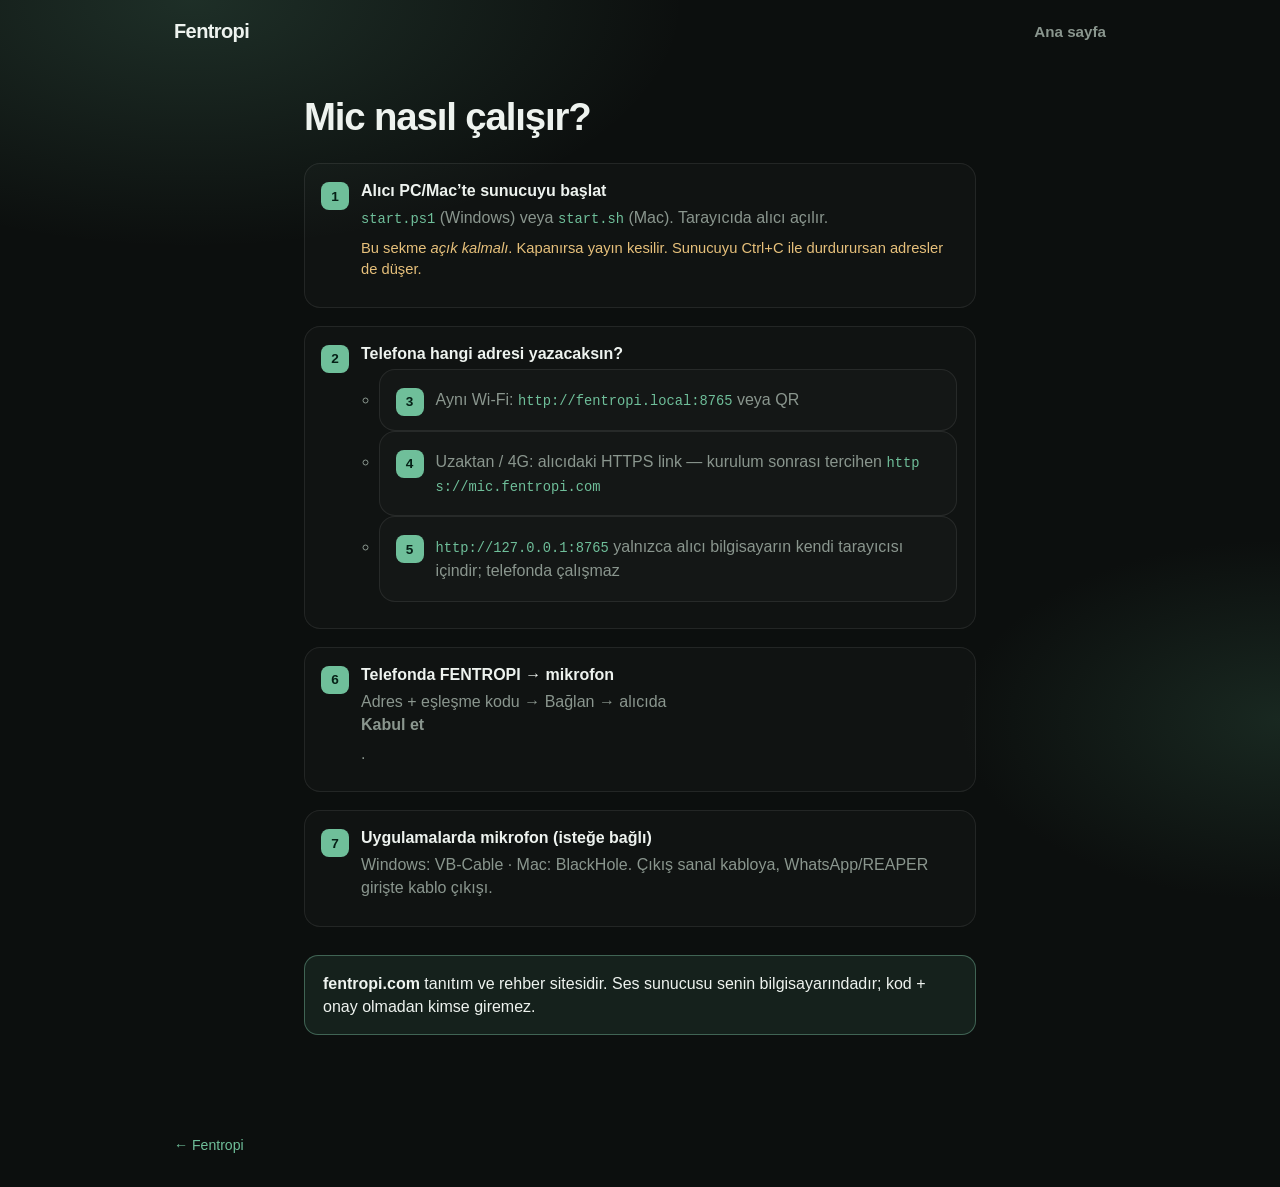
<file: mic/index.html>
<!DOCTYPE html>
<html lang="tr">
<head>
  <meta charset="UTF-8" />
  <meta name="viewport" content="width=device-width, initial-scale=1" />
  <title>Fentropi Mic — Kullanım</title>
  <link rel="stylesheet" href="../styles.css" />
</head>
<body>
  <div class="bg" aria-hidden="true"></div>
  <header class="top">
    <a class="brand" href="/">Fentropi</a>
    <nav><a href="/">Ana sayfa</a></nav>
  </header>

  <main class="doc">
    <h1>Mic nasıl çalışır?</h1>

    <ol class="steps">
      <li>
        <strong>Alıcı PC/Mac’te sunucuyu başlat</strong>
        <p><code>start.ps1</code> (Windows) veya <code>start.sh</code> (Mac). Tarayıcıda alıcı açılır.</p>
        <p class="note">Bu sekme <em>açık kalmalı</em>. Kapanırsa yayın kesilir. Sunucuyu Ctrl+C ile durdurursan adresler de düşer.</p>
      </li>
      <li>
        <strong>Telefona hangi adresi yazacaksın?</strong>
        <ul>
          <li>Aynı Wi‑Fi: <code>http://fentropi.local:8765</code> veya QR</li>
          <li>Uzaktan / 4G: alıcıdaki HTTPS link — kurulum sonrası tercihen <code>https://mic.fentropi.com</code></li>
          <li><code>http://127.0.0.1:8765</code> yalnızca alıcı bilgisayarın kendi tarayıcısı içindir; telefonda çalışmaz</li>
        </ul>
      </li>
      <li>
        <strong>Telefonda FENTROPI → mikrofon</strong>
        <p>Adres + eşleşme kodu → Bağlan → alıcıda <strong>Kabul et</strong>.</p>
      </li>
      <li>
        <strong>Uygulamalarda mikrofon (isteğe bağlı)</strong>
        <p>Windows: VB-Cable · Mac: BlackHole. Çıkış sanal kabloya, WhatsApp/REAPER girişte kablo çıkışı.</p>
      </li>
    </ol>

    <div class="callout">
      <p><strong>fentropi.com</strong> tanıtım ve rehber sitesidir. Ses sunucusu senin bilgisayarındadır; kod + onay olmadan kimse giremez.</p>
    </div>
  </main>

  <footer>
    <p><a href="/">← Fentropi</a></p>
  </footer>
</body>
</html>
</file>
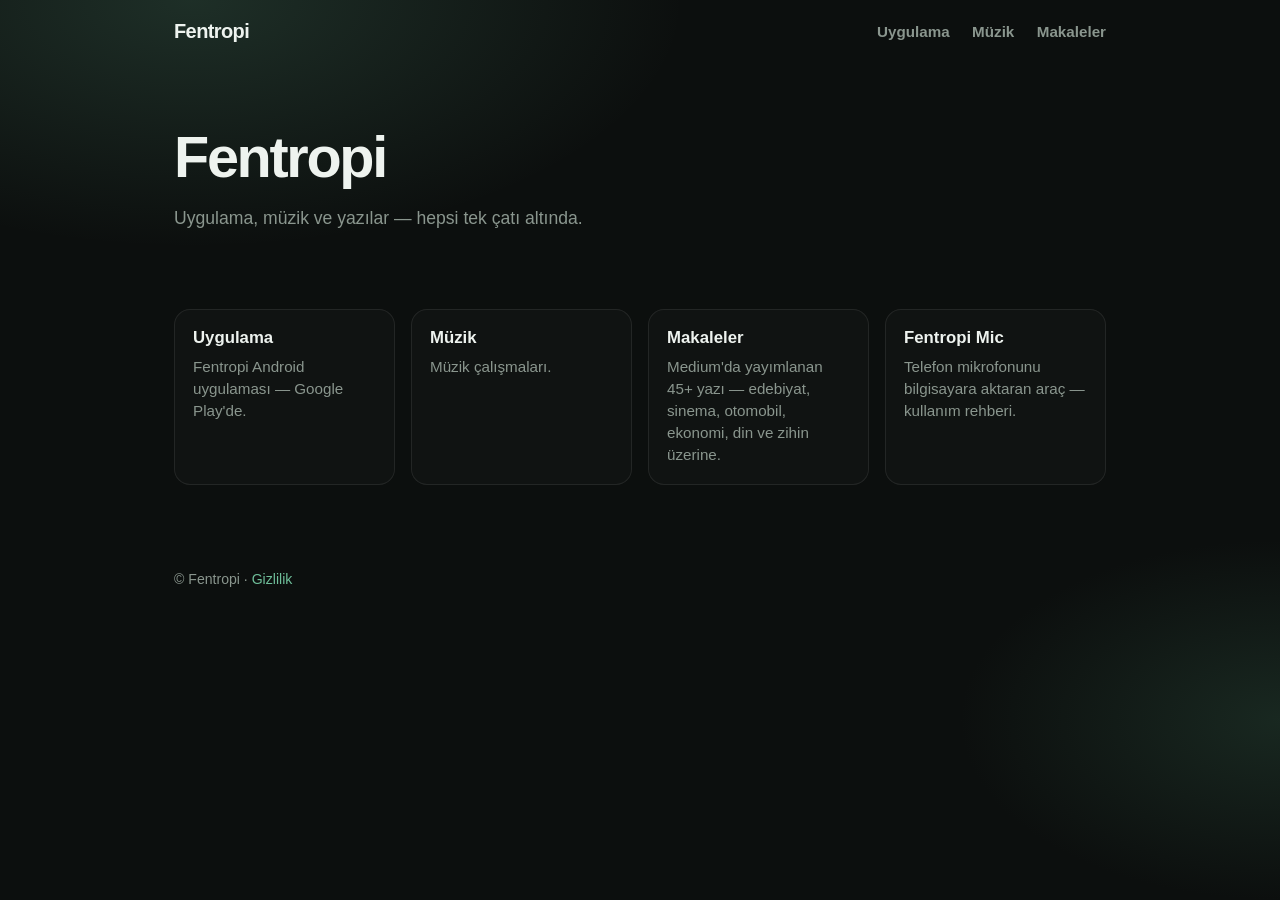
<file: _drafts/ana-sayfa.html>
<!DOCTYPE html>
<html lang="tr">
<head>
  <!--
    TASLAK — YAYINLANMAZ (bu dosya _drafts/ içinde).
    Yayına geçerken: bu dosyayı köke taşı (index.html olarak),
    <meta name="robots" content="noindex"> satırını kaldır.
    TODO: Play Store bağlantısı, müzik ve makale listeleri eklenecek.
  -->
  <meta charset="UTF-8" />
  <meta name="viewport" content="width=device-width, initial-scale=1" />
  <title>Fentropi</title>
  <meta name="robots" content="noindex" />
  <meta name="description" content="Fentropi — uygulama, müzik ve yazılar." />
  <style>
    :root { --bg:#0c0f0e; --ink:#eef3ef; --muted:#8a968e; --line:rgba(255,255,255,.08); --accent:#6fbf9a; --accent-ink:#062117; }
    * { box-sizing:border-box; }
    body { margin:0; min-height:100dvh; font-family:-apple-system,BlinkMacSystemFont,"Segoe UI",Roboto,"Helvetica Neue",Arial,sans-serif; color:var(--ink); background:var(--bg); }
    .bg { position:fixed; inset:0; z-index:-1;
      background: radial-gradient(ellipse 70% 50% at 15% 0%, rgba(111,191,154,.18), transparent 55%),
                  radial-gradient(ellipse 50% 40% at 100% 80%, rgba(40,70,55,.45), transparent 50%), var(--bg); }
    .top { display:flex; justify-content:space-between; align-items:center; padding:20px 24px; max-width:980px; margin:0 auto; }
    .brand { font-family:-apple-system,BlinkMacSystemFont,"Segoe UI",Roboto,"Helvetica Neue",Arial,sans-serif; font-weight:800; font-size:1.25rem; letter-spacing:-.03em; color:var(--ink); text-decoration:none; }
    nav a { color:var(--muted); text-decoration:none; font-weight:600; font-size:.95rem; margin-left:18px; }
    nav a:hover { color:var(--accent); }
    .hero { max-width:980px; margin:0 auto; padding:64px 24px 48px; }
    .hero h1 { font-family:-apple-system,BlinkMacSystemFont,"Segoe UI",Roboto,"Helvetica Neue",Arial,sans-serif; font-weight:800; font-size:clamp(2.4rem,6vw,3.6rem); letter-spacing:-.04em; line-height:1.05; margin:0 0 18px; }
    .lede { max-width:34rem; color:var(--muted); font-size:1.1rem; line-height:1.55; margin:0 0 28px; }
    .grid { max-width:980px; margin:0 auto 48px; padding:0 24px; display:grid; gap:16px; grid-template-columns:repeat(auto-fit,minmax(220px,1fr)); }
    .card { display:block; border:1px solid var(--line); border-radius:16px; padding:18px; background:rgba(255,255,255,.02); text-decoration:none; color:inherit; }
    .card:hover { border-color:var(--accent); }
    .card h2 { font-family:-apple-system,BlinkMacSystemFont,"Segoe UI",Roboto,"Helvetica Neue",Arial,sans-serif; font-size:1.05rem; margin:0 0 8px; }
    .card p { margin:0; color:var(--muted); line-height:1.45; font-size:.95rem; }
    footer { max-width:980px; margin:0 auto; padding:24px; color:var(--muted); font-size:.88rem; }
  </style>
</head>
<body>
  <div class="bg" aria-hidden="true"></div>
  <header class="top">
    <a class="brand" href="/">Fentropi</a>
    <nav>
      <a href="/uygulama">Uygulama</a>
      <a href="/muzik">Müzik</a>
      <a href="/makaleler">Makaleler</a>
    </nav>
  </header>

  <main class="hero">
    <h1>Fentropi</h1>
    <p class="lede">
      Uygulama, müzik ve yazılar — hepsi tek çatı altında.
      <!-- TODO: 1-2 cümlelik marka tanıtımı buraya (senden onay alınacak) -->
    </p>
  </main>

  <section class="grid">
    <a class="card" href="/uygulama">
      <h2>Uygulama</h2>
      <p>Fentropi Android uygulaması — Google Play'de. <!-- TODO: kısa tanım --></p>
    </a>
    <a class="card" href="/muzik">
      <h2>Müzik</h2>
      <p>Müzik çalışmaları. <!-- TODO: açıklama --></p>
    </a>
    <a class="card" href="/makaleler">
      <h2>Makaleler</h2>
      <p>Medium'da yayımlanan 45+ yazı — edebiyat, sinema, otomobil, ekonomi, din ve zihin üzerine.</p>
    </a>
    <a class="card" href="/mic/">
      <h2>Fentropi Mic</h2>
      <p>Telefon mikrofonunu bilgisayara aktaran araç — kullanım rehberi.</p>
    </a>
  </section>

  <footer>
    <p>© Fentropi · <a href="/gizlilik" style="color:var(--accent);text-decoration:none">Gizlilik</a></p>
  </footer>
</body>
</html>
</file>
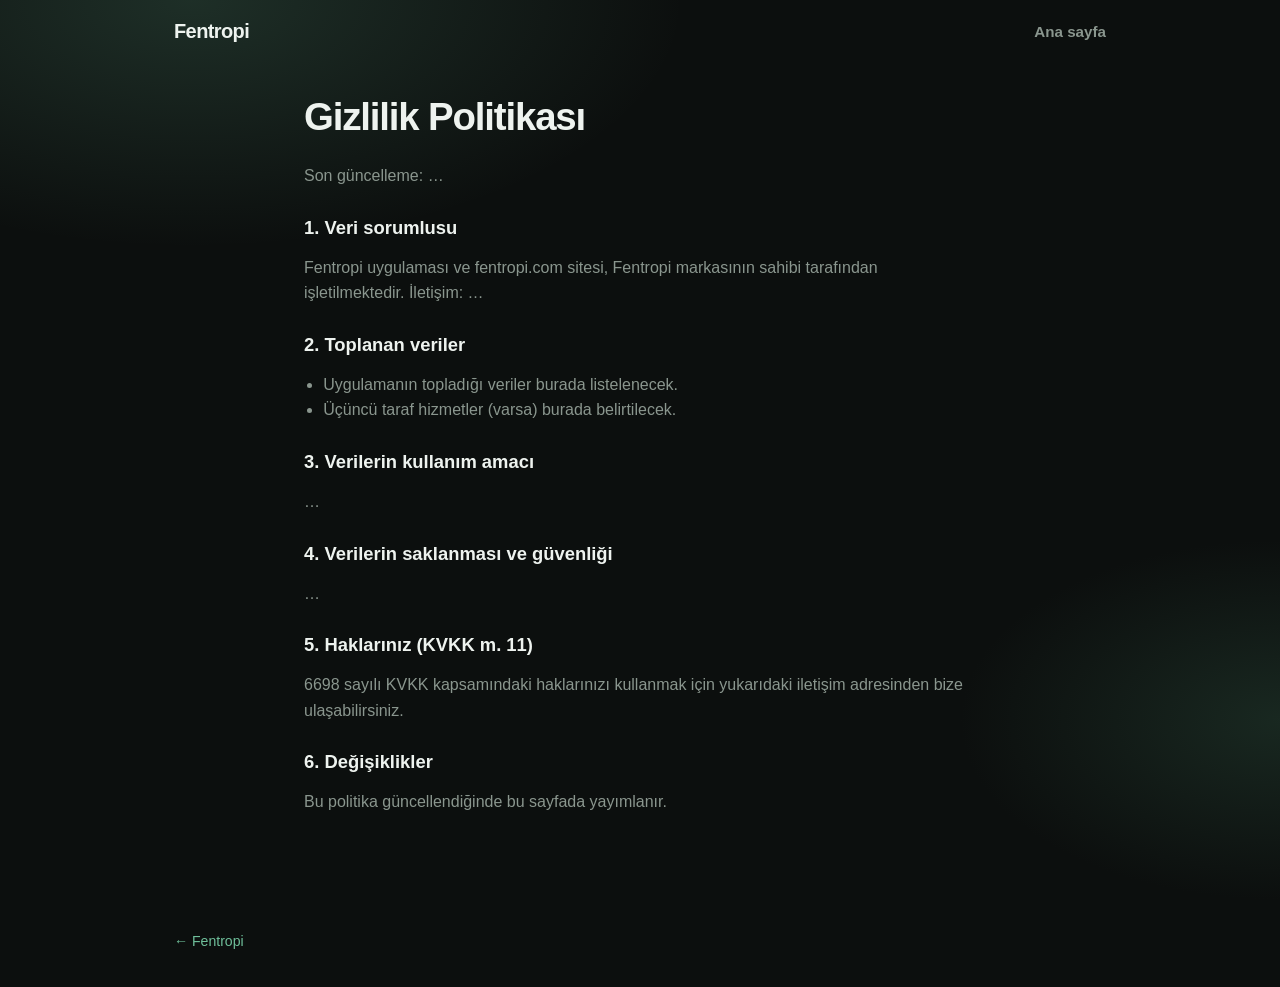
<file: _drafts/gizlilik.html>
<!DOCTYPE html>
<html lang="tr">
<head>
  <!--
    TASLAK — YAYINLANMAZ (bu dosya _drafts/ içinde).
    Yayına geçerken: gizlilik/index.html olarak taşı.
    ÖNEMLİ: Bu metin genel bir taslaktır; yayınlamadan önce uygulamanın
    gerçek veri toplama durumuna göre birlikte netleştireceğiz.
    Play Console'da "Gizlilik politikası URL" alanına bu sayfanın
    adresi yazılacak: https://fentropi.com/gizlilik
  -->
  <meta charset="UTF-8" />
  <meta name="viewport" content="width=device-width, initial-scale=1" />
  <title>Fentropi — Gizlilik Politikası</title>
  <meta name="robots" content="noindex" />
  <meta name="description" content="Fentropi gizlilik politikası ve KVKK aydınlatma metni." />
  <style>
    :root { --bg:#0c0f0e; --ink:#eef3ef; --muted:#8a968e; --line:rgba(255,255,255,.08); --accent:#6fbf9a; --accent-ink:#062117; }
    * { box-sizing:border-box; }
    body { margin:0; min-height:100dvh; font-family:-apple-system,BlinkMacSystemFont,"Segoe UI",Roboto,"Helvetica Neue",Arial,sans-serif; color:var(--ink); background:var(--bg); }
    .bg { position:fixed; inset:0; z-index:-1;
      background: radial-gradient(ellipse 70% 50% at 15% 0%, rgba(111,191,154,.18), transparent 55%),
                  radial-gradient(ellipse 50% 40% at 100% 80%, rgba(40,70,55,.45), transparent 50%), var(--bg); }
    .top { display:flex; justify-content:space-between; align-items:center; padding:20px 24px; max-width:980px; margin:0 auto; }
    .brand { font-family:-apple-system,BlinkMacSystemFont,"Segoe UI",Roboto,"Helvetica Neue",Arial,sans-serif; font-weight:800; font-size:1.25rem; letter-spacing:-.03em; color:var(--ink); text-decoration:none; }
    nav a { color:var(--muted); text-decoration:none; font-weight:600; font-size:.95rem; }
    nav a:hover { color:var(--accent); }
    .doc { max-width:720px; margin:0 auto; padding:32px 24px 64px; }
    .doc h1 { font-family:-apple-system,BlinkMacSystemFont,"Segoe UI",Roboto,"Helvetica Neue",Arial,sans-serif; font-size:clamp(1.8rem,4vw,2.4rem); letter-spacing:-.03em; margin:0 0 24px; }
    .doc h2 { font-family:-apple-system,BlinkMacSystemFont,"Segoe UI",Roboto,"Helvetica Neue",Arial,sans-serif; font-size:1.15rem; margin:28px 0 10px; }
    .doc p, .doc li { color:var(--muted); line-height:1.6; }
    .doc ul { padding-left:1.2rem; }
    footer { max-width:980px; margin:0 auto; padding:24px; color:var(--muted); font-size:.88rem; }
    footer a { color:var(--accent); text-decoration:none; }
  </style>
</head>
<body>
  <div class="bg" aria-hidden="true"></div>
  <header class="top">
    <a class="brand" href="/">Fentropi</a>
    <nav><a href="/">Ana sayfa</a></nav>
  </header>

  <main class="doc">
    <h1>Gizlilik Politikası</h1>
    <p>Son güncelleme: <!-- TODO --> …</p>

    <h2>1. Veri sorumlusu</h2>
    <p>
      Fentropi uygulaması ve fentropi.com sitesi, Fentropi markasının sahibi
      tarafından işletilmektedir. <!-- TODO: İletişim e-postası eklenecek -->
      İletişim: …
    </p>

    <h2>2. Toplanan veriler</h2>
    <!-- TODO: Uygulamanın gerçek durumuna göre düzenlenecek.
         Örn: uygulama hiç veri toplamıyorsa bunu açıkça yazmak en iyisi. -->
    <ul>
      <li>Uygulamanın topladığı veriler burada listelenecek.</li>
      <li>Üçüncü taraf hizmetler (varsa) burada belirtilecek.</li>
    </ul>

    <h2>3. Verilerin kullanım amacı</h2>
    <p>…</p>

    <h2>4. Verilerin saklanması ve güvenliği</h2>
    <p>…</p>

    <h2>5. Haklarınız (KVKK m. 11)</h2>
    <p>
      6698 sayılı KVKK kapsamındaki haklarınızı kullanmak için yukarıdaki
      iletişim adresinden bize ulaşabilirsiniz.
    </p>

    <h2>6. Değişiklikler</h2>
    <p>Bu politika güncellendiğinde bu sayfada yayımlanır.</p>
  </main>

  <footer>
    <p><a href="/">← Fentropi</a></p>
  </footer>
</body>
</html>
</file>
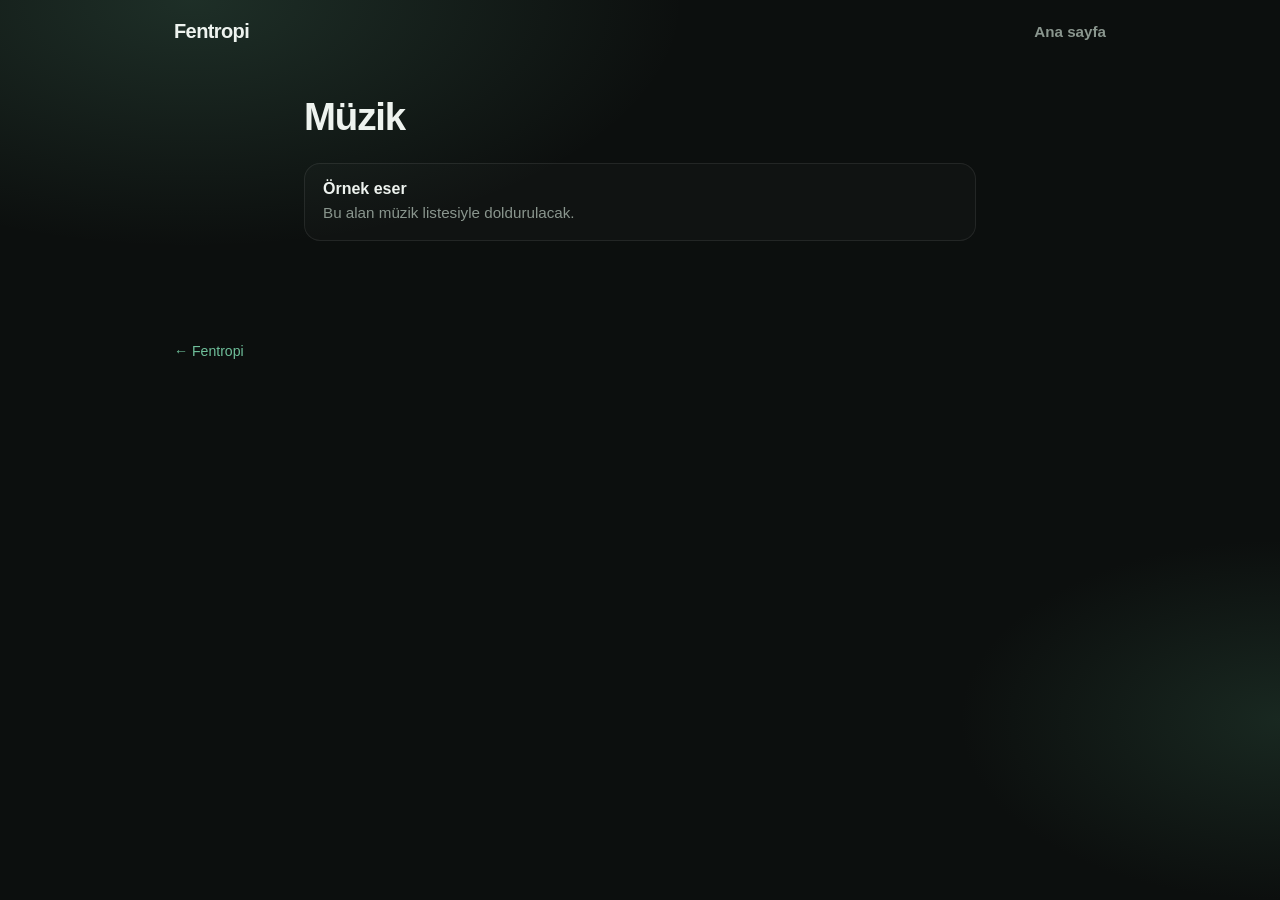
<file: _drafts/muzik.html>
<!DOCTYPE html>
<html lang="tr">
<head>
  <!--
    TASLAK — YAYINLANMAZ (bu dosya _drafts/ içinde).
    Yayına geçerken: muzik/index.html olarak taşı.
    TODO: Müzik listesi eklenecek — her eser için: başlık, kısa açıklama,
    dinleme bağlantısı (YouTube/Spotify vb.) veya dosya.
  -->
  <meta charset="UTF-8" />
  <meta name="viewport" content="width=device-width, initial-scale=1" />
  <title>Fentropi — Müzik</title>
  <meta name="robots" content="noindex" />
  <meta name="description" content="Fentropi — müzik çalışmaları." />
  <style>
    :root { --bg:#0c0f0e; --ink:#eef3ef; --muted:#8a968e; --line:rgba(255,255,255,.08); --accent:#6fbf9a; --accent-ink:#062117; }
    * { box-sizing:border-box; }
    body { margin:0; min-height:100dvh; font-family:-apple-system,BlinkMacSystemFont,"Segoe UI",Roboto,"Helvetica Neue",Arial,sans-serif; color:var(--ink); background:var(--bg); }
    .bg { position:fixed; inset:0; z-index:-1;
      background: radial-gradient(ellipse 70% 50% at 15% 0%, rgba(111,191,154,.18), transparent 55%),
                  radial-gradient(ellipse 50% 40% at 100% 80%, rgba(40,70,55,.45), transparent 50%), var(--bg); }
    .top { display:flex; justify-content:space-between; align-items:center; padding:20px 24px; max-width:980px; margin:0 auto; }
    .brand { font-family:-apple-system,BlinkMacSystemFont,"Segoe UI",Roboto,"Helvetica Neue",Arial,sans-serif; font-weight:800; font-size:1.25rem; letter-spacing:-.03em; color:var(--ink); text-decoration:none; }
    nav a { color:var(--muted); text-decoration:none; font-weight:600; font-size:.95rem; }
    nav a:hover { color:var(--accent); }
    .doc { max-width:720px; margin:0 auto; padding:32px 24px 64px; }
    .doc h1 { font-family:-apple-system,BlinkMacSystemFont,"Segoe UI",Roboto,"Helvetica Neue",Arial,sans-serif; font-size:clamp(1.8rem,4vw,2.4rem); letter-spacing:-.03em; margin:0 0 24px; }
    .tracks { margin:0; padding:0; list-style:none; display:flex; flex-direction:column; gap:14px; }
    .tracks li { border:1px solid var(--line); border-radius:16px; padding:16px 18px; background:rgba(255,255,255,.02); }
    .tracks strong { display:block; margin-bottom:4px; }
    .tracks p { margin:0; color:var(--muted); line-height:1.45; font-size:.95rem; }
    .tracks a { color:var(--accent); text-decoration:none; font-weight:600; }
    footer { max-width:980px; margin:0 auto; padding:24px; color:var(--muted); font-size:.88rem; }
    footer a { color:var(--accent); text-decoration:none; }
  </style>
</head>
<body>
  <div class="bg" aria-hidden="true"></div>
  <header class="top">
    <a class="brand" href="/">Fentropi</a>
    <nav><a href="/">Ana sayfa</a></nav>
  </header>

  <main class="doc">
    <h1>Müzik</h1>
    <ul class="tracks">
      <!-- TODO: Her eser için bir <li> kopyala:
      <li>
        <strong>Eser adı</strong>
        <p>Kısa açıklama · <a href="LINK">Dinle</a></p>
      </li>
      -->
      <li>
        <strong>Örnek eser</strong>
        <p>Bu alan müzik listesiyle doldurulacak.</p>
      </li>
    </ul>
  </main>

  <footer>
    <p><a href="/">← Fentropi</a></p>
  </footer>
</body>
</html>
</file>
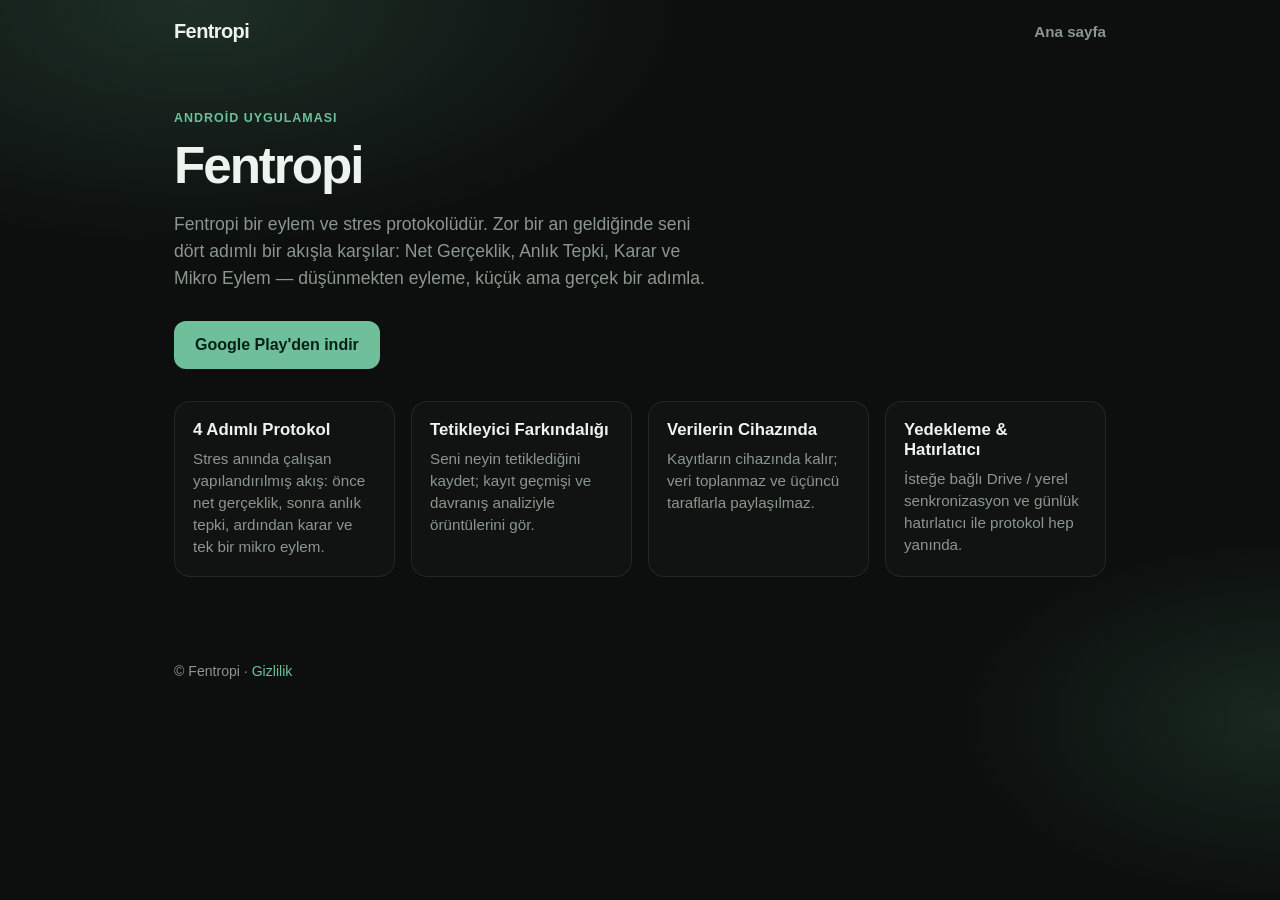
<file: _drafts/uygulama.html>
<!DOCTYPE html>
<html lang="tr">
<head>
  <!--
    TASLAK — YAYINLANMAZ (bu dosya _drafts/ içinde).
    Yayına geçerken: uygulama/index.html olarak taşı.
    Play Store linki ve tanım Play Store sayfasından alındı (17 Kas 2026).
    TODO: ekran görüntüleri eklenecek (Play Store'da 5 görsel mevcut).
  -->
  <meta charset="UTF-8" />
  <meta name="viewport" content="width=device-width, initial-scale=1" />
  <title>Fentropi — Android Uygulaması</title>
  <meta name="robots" content="noindex" />
  <meta name="description" content="Fentropi — Android için eylem ve stres protokolü. Google Play'de." />
  <style>
    :root { --bg:#0c0f0e; --ink:#eef3ef; --muted:#8a968e; --line:rgba(255,255,255,.08); --accent:#6fbf9a; --accent-ink:#062117; }
    * { box-sizing:border-box; }
    body { margin:0; min-height:100dvh; font-family:-apple-system,BlinkMacSystemFont,"Segoe UI",Roboto,"Helvetica Neue",Arial,sans-serif; color:var(--ink); background:var(--bg); }
    .bg { position:fixed; inset:0; z-index:-1;
      background: radial-gradient(ellipse 70% 50% at 15% 0%, rgba(111,191,154,.18), transparent 55%),
                  radial-gradient(ellipse 50% 40% at 100% 80%, rgba(40,70,55,.45), transparent 50%), var(--bg); }
    .top { display:flex; justify-content:space-between; align-items:center; padding:20px 24px; max-width:980px; margin:0 auto; }
    .brand { font-family:-apple-system,BlinkMacSystemFont,"Segoe UI",Roboto,"Helvetica Neue",Arial,sans-serif; font-weight:800; font-size:1.25rem; letter-spacing:-.03em; color:var(--ink); text-decoration:none; }
    nav a { color:var(--muted); text-decoration:none; font-weight:600; font-size:.95rem; }
    nav a:hover { color:var(--accent); }
    .hero { max-width:980px; margin:0 auto; padding:48px 24px 32px; }
    .eyebrow { color:var(--accent); font-weight:700; letter-spacing:.08em; text-transform:uppercase; font-size:.78rem; margin:0 0 14px; }
    .hero h1 { font-family:-apple-system,BlinkMacSystemFont,"Segoe UI",Roboto,"Helvetica Neue",Arial,sans-serif; font-weight:800; font-size:clamp(2.2rem,5vw,3.2rem); letter-spacing:-.04em; line-height:1.05; margin:0 0 18px; }
    .lede { max-width:34rem; color:var(--muted); font-size:1.1rem; line-height:1.55; margin:0 0 28px; }
    .btn { display:inline-flex; align-items:center; padding:14px 20px; border-radius:12px; font-weight:700; text-decoration:none; border:1px solid var(--line); }
    .btn.primary { background:var(--accent); color:var(--accent-ink); border-color:transparent; }
    .features { max-width:980px; margin:0 auto 48px; padding:0 24px; display:grid; gap:16px; grid-template-columns:repeat(auto-fit,minmax(220px,1fr)); }
    .features div { border:1px solid var(--line); border-radius:16px; padding:18px; background:rgba(255,255,255,.02); }
    .features h2 { font-family:-apple-system,BlinkMacSystemFont,"Segoe UI",Roboto,"Helvetica Neue",Arial,sans-serif; font-size:1.05rem; margin:0 0 8px; }
    .features p { margin:0; color:var(--muted); line-height:1.45; font-size:.95rem; }
    footer { max-width:980px; margin:0 auto; padding:24px; color:var(--muted); font-size:.88rem; }
    footer a { color:var(--accent); text-decoration:none; }
  </style>
</head>
<body>
  <div class="bg" aria-hidden="true"></div>
  <header class="top">
    <a class="brand" href="/">Fentropi</a>
    <nav><a href="/">Ana sayfa</a></nav>
  </header>

  <main class="hero">
    <p class="eyebrow">Android Uygulaması</p>
    <h1>Fentropi</h1>
    <p class="lede">
      Fentropi bir eylem ve stres protokolüdür. Zor bir an geldiğinde seni dört
      adımlı bir akışla karşılar: Net Gerçeklik, Anlık Tepki, Karar ve Mikro Eylem —
      düşünmekten eyleme, küçük ama gerçek bir adımla.
    </p>
    <a class="btn primary" href="https://play.google.com/store/apps/details?id=com.fentropi" rel="noopener">Google Play'den indir</a>
  </main>

  <section class="features">
    <div><h2>4 Adımlı Protokol</h2><p>Stres anında çalışan yapılandırılmış akış: önce net gerçeklik, sonra anlık tepki, ardından karar ve tek bir mikro eylem.</p></div>
    <div><h2>Tetikleyici Farkındalığı</h2><p>Seni neyin tetiklediğini kaydet; kayıt geçmişi ve davranış analiziyle örüntülerini gör.</p></div>
    <div><h2>Verilerin Cihazında</h2><p>Kayıtların cihazında kalır; veri toplanmaz ve üçüncü taraflarla paylaşılmaz.</p></div>
    <div><h2>Yedekleme &amp; Hatırlatıcı</h2><p>İsteğe bağlı Drive / yerel senkronizasyon ve günlük hatırlatıcı ile protokol hep yanında.</p></div>
  </section>

  <footer>
    <p>© Fentropi · <a href="/gizlilik">Gizlilik</a></p>
  </footer>
</body>
</html>
</file>
<file: styles.css>
:root {
  --bg: #0c0f0e;
  --ink: #eef3ef;
  --muted: #8a968e;
  --line: rgba(255, 255, 255, 0.08);
  --accent: #6fbf9a;
  --accent-ink: #062117;
}

* { box-sizing: border-box; }

body {
  margin: 0;
  min-height: 100dvh;
  font-family: -apple-system, BlinkMacSystemFont, "Segoe UI", Roboto, "Helvetica Neue", Arial, sans-serif;
  color: var(--ink);
  background: var(--bg);
}

.bg {
  position: fixed;
  inset: 0;
  z-index: -1;
  background:
    radial-gradient(ellipse 70% 50% at 15% 0%, rgba(111, 191, 154, 0.18), transparent 55%),
    radial-gradient(ellipse 50% 40% at 100% 80%, rgba(40, 70, 55, 0.45), transparent 50%),
    var(--bg);
}

.top {
  display: flex;
  justify-content: space-between;
  align-items: center;
  padding: 20px 24px;
  max-width: 980px;
  margin: 0 auto;
}

.brand {
  font-family: -apple-system, BlinkMacSystemFont, "Segoe UI", Roboto, "Helvetica Neue", Arial, sans-serif;
  font-weight: 800;
  font-size: 1.25rem;
  letter-spacing: -0.03em;
  color: var(--ink);
  text-decoration: none;
}

nav a {
  color: var(--muted);
  text-decoration: none;
  font-weight: 600;
  font-size: 0.95rem;
}

nav a:hover { color: var(--accent); }

.hero {
  max-width: 980px;
  margin: 0 auto;
  padding: 48px 24px 64px;
}

.eyebrow {
  color: var(--accent);
  font-weight: 700;
  letter-spacing: 0.08em;
  text-transform: uppercase;
  font-size: 0.78rem;
  margin: 0 0 14px;
}

.hero h1 {
  font-family: -apple-system, BlinkMacSystemFont, "Segoe UI", Roboto, "Helvetica Neue", Arial, sans-serif;
  font-weight: 800;
  font-size: clamp(2.4rem, 6vw, 3.6rem);
  letter-spacing: -0.04em;
  line-height: 1.05;
  margin: 0 0 18px;
}

.lede {
  max-width: 34rem;
  color: var(--muted);
  font-size: 1.1rem;
  line-height: 1.55;
  margin: 0 0 28px;
}

.actions { display: flex; flex-wrap: wrap; gap: 10px; }

.btn {
  display: inline-flex;
  align-items: center;
  justify-content: center;
  padding: 14px 20px;
  border-radius: 12px;
  font-weight: 700;
  text-decoration: none;
  border: 1px solid var(--line);
}

.btn.primary {
  background: var(--accent);
  color: var(--accent-ink);
  border-color: transparent;
}

.btn.ghost { color: var(--ink); background: transparent; }

.strip {
  max-width: 980px;
  margin: 0 auto 48px;
  padding: 0 24px;
  display: grid;
  gap: 16px;
  grid-template-columns: repeat(auto-fit, minmax(220px, 1fr));
}

.strip div {
  border: 1px solid var(--line);
  border-radius: 16px;
  padding: 18px;
  background: rgba(255, 255, 255, 0.02);
}

.strip h2 {
  font-family: -apple-system, BlinkMacSystemFont, "Segoe UI", Roboto, "Helvetica Neue", Arial, sans-serif;
  font-size: 1.05rem;
  margin: 0 0 8px;
}

.strip p {
  margin: 0;
  color: var(--muted);
  line-height: 1.45;
  font-size: 0.95rem;
}

code {
  font-family: ui-monospace, Consolas, monospace;
  font-size: 0.86em;
  color: var(--accent);
  word-break: break-all;
}

.doc {
  max-width: 720px;
  margin: 0 auto;
  padding: 32px 24px 64px;
}

.doc h1 {
  font-family: -apple-system, BlinkMacSystemFont, "Segoe UI", Roboto, "Helvetica Neue", Arial, sans-serif;
  font-size: clamp(1.8rem, 4vw, 2.4rem);
  letter-spacing: -0.03em;
  margin: 0 0 24px;
}

.steps {
  margin: 0;
  padding: 0;
  list-style: none;
  counter-reset: step;
  display: flex;
  flex-direction: column;
  gap: 18px;
}

.steps li {
  border: 1px solid var(--line);
  border-radius: 16px;
  padding: 18px;
  background: rgba(255, 255, 255, 0.02);
  counter-increment: step;
  position: relative;
  padding-left: 56px;
}

.steps li::before {
  content: counter(step);
  position: absolute;
  left: 16px;
  top: 18px;
  width: 28px;
  height: 28px;
  border-radius: 8px;
  background: var(--accent);
  color: var(--accent-ink);
  font-weight: 800;
  display: grid;
  place-items: center;
  font-size: 0.85rem;
}

.steps strong { display: block; margin-bottom: 6px; }
.steps p, .steps ul { margin: 0 0 8px; color: var(--muted); line-height: 1.45; }
.steps ul { padding-left: 1.1rem; }
.steps .note { color: #e6c07b; font-size: 0.92rem; }

.callout {
  margin-top: 28px;
  padding: 16px 18px;
  border-radius: 14px;
  border: 1px solid color-mix(in srgb, var(--accent) 35%, var(--line));
  background: color-mix(in srgb, var(--accent) 10%, transparent);
}

.callout p { margin: 0; line-height: 1.45; color: var(--ink); }

footer {
  max-width: 980px;
  margin: 0 auto;
  padding: 24px;
  color: var(--muted);
  font-size: 0.88rem;
}

footer a { color: var(--accent); text-decoration: none; }
</file>
